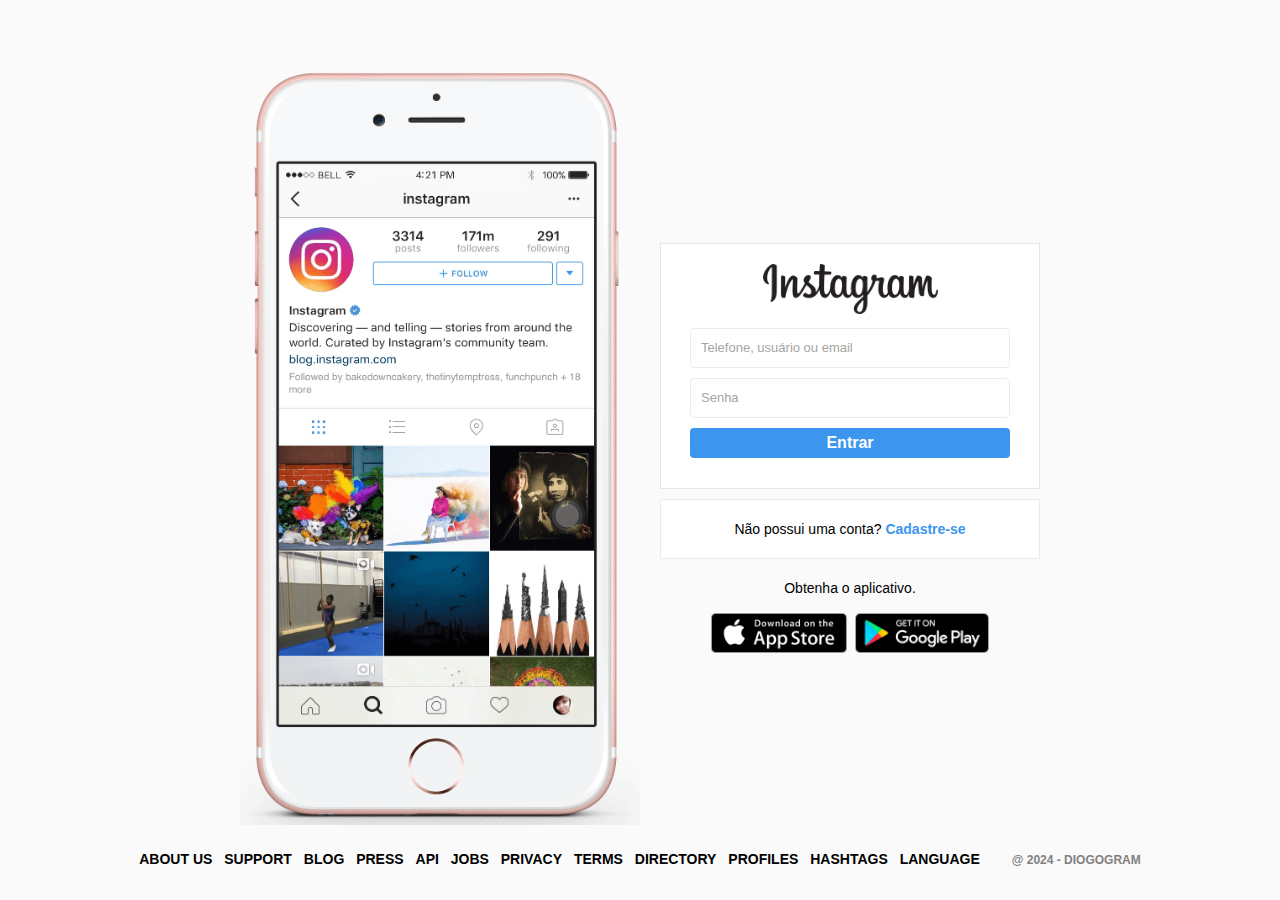
<file: index.html>
<!DOCTYPE html>
<html lang="en">
<head>
    <meta charset="UTF-8">
    <meta name="viewport" content="width=device-width, initial-scale=1.0">
    <link rel="stylesheet" href="style.css">
    <title>Diogogram - Sua rede social</title>
</head>
<body>
    
    <div id="wrapper">

        <div id="container">
            <div class="column left">
                <div class="main"></div>
            </div>

            <div class="column right">
                <div class="login-panel">
                    <div class="logo">
                        <img class="logo-img" src="assets/logo.png" alt="Logo do Diogogram">
                    </div>
                    <form action="">
                        <input placeholder="Telefone, usuário ou email" type="text" name="username">
                        <input placeholder="Senha" type="password" name="password">


                        <input type="submit" value="Entrar">
                    </form>
                </div>

                <div class="infobox">
                    <p>Não possui uma conta? <a href="signup.html">Cadastre-se</a></p>
                </div>

                <div class="get-app-panel">
                    Obtenha o aplicativo.
                    <div class="app-buttons">
                        <a href="#">
                            <img src="assets/appstore.png" alt="Baixe na appstore">
                        </a>
                        <a href="#">
                            <img src="assets/googleplay.png" alt="Baixe na googleplay">
                        </a>
                    </div>
                </div>

            </div>

        </div>

        <footer>
            <div class="footer-inner">
                <a href="#">About us</a>
                <a href="#">Support</a>
                <a href="#">Blog</a>
                <a href="#">Press</a>
                <a href="#">API</a>
                <a href="#">Jobs</a>
                <a href="#">Privacy</a>
                <a href="#">Terms</a>
                <a href="#">Directory</a>
                <a href="#">Profiles</a>
                <a href="#">Hashtags</a>
                <a href="#">Language</a>
                <div class="text-small">@ 2024 - Diogogram</div>
            </div>
        </footer>

    </div>

</body>
</html>
</file>
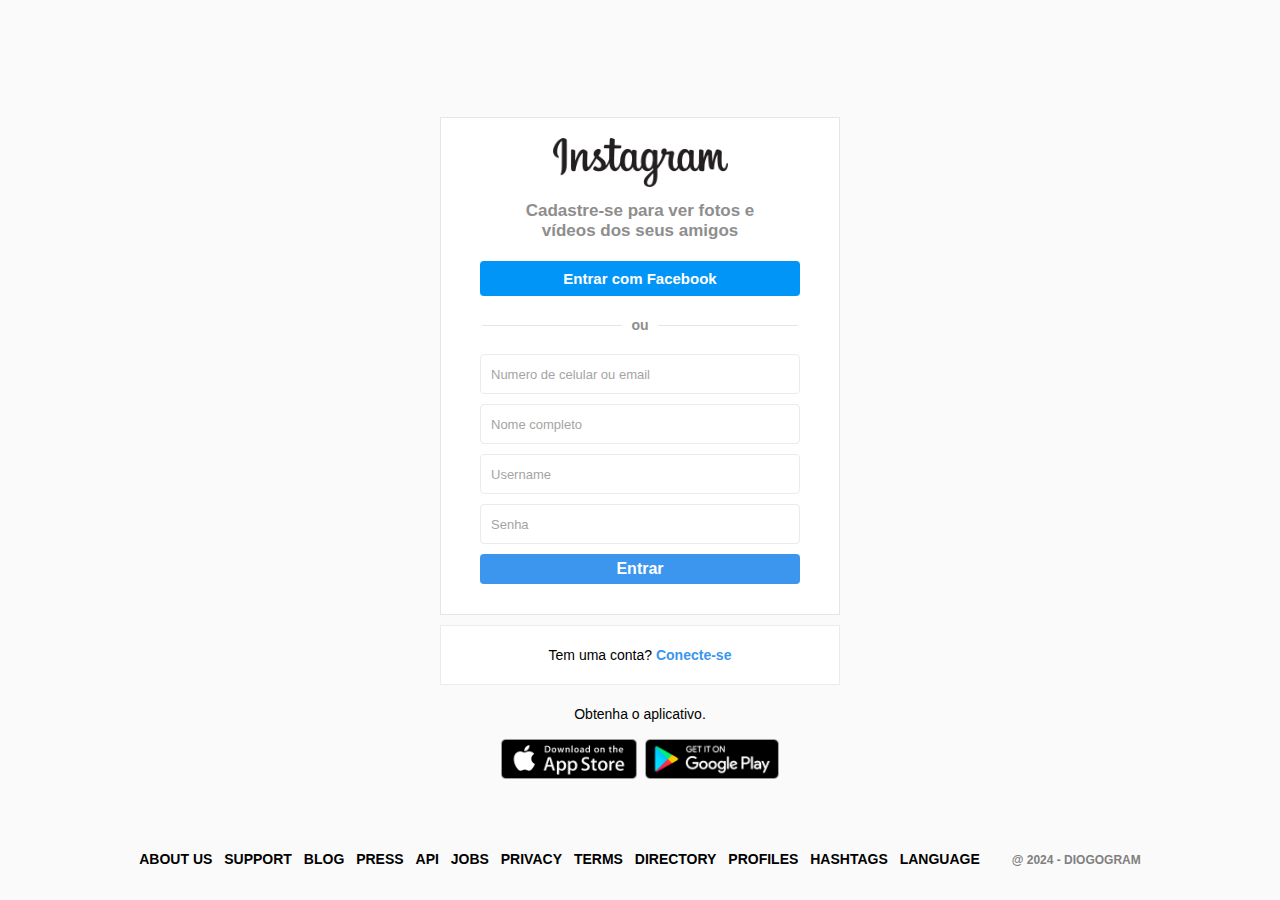
<file: signup.html>
<!DOCTYPE html>
<html lang="en">
<head>
    <meta charset="UTF-8">
    <meta name="viewport" content="width=device-width, initial-scale=1.0">
    <link rel="stylesheet" href="style.css">
    <title>Faça seu cadastro - Diogogram</title>
</head>
<body>
    
    <div id="wrapper">

        <div id="container-signup">
            

            <div class="column">
                <div class="login-panel">
                    <div class="logo">
                        <img class="logo-img" src="assets/logo.png" alt="Logo do Diogogram">
                    </div>

                    <div class="message">
                        <span>Cadastre-se para ver fotos e vídeos dos seus amigos</span>
                    </div>

                    <button class="cta-button">
                        Entrar com Facebook
                    </button>

                    <div class="divisor-container">
                        <div class="line"></div>
                        <div class="divisor-tag">ou</div>
                        <div class="line"></div>
                    </div>

                    <form>
                        <input placeholder="Numero de celular ou email" type="text" name="email">
                        <input placeholder="Nome completo" type="text" name="name">
                        <input placeholder="Username" type="text" name="username">
                        <input placeholder="Senha" type="password" name="password">


                        <input type="submit" value="Entrar">
                    </form>
                </div>

                <div class="infobox">
                    <p>Tem uma conta? <a href="index.html">Conecte-se</a></p>
                </div>

                <div class="get-app-panel">
                    Obtenha o aplicativo.
                    <div class="app-buttons">
                        <a href="#">
                            <img src="assets/appstore.png" alt="Baixe na appstore">
                        </a>
                        <a href="#">
                            <img src="assets/googleplay.png" alt="Baixe na googleplay">
                        </a>
                    </div>
                </div>

            </div>

        </div>

        <footer>
            <div class="footer-inner">
                <a href="#">About us</a>
                <a href="#">Support</a>
                <a href="#">Blog</a>
                <a href="#">Press</a>
                <a href="#">API</a>
                <a href="#">Jobs</a>
                <a href="#">Privacy</a>
                <a href="#">Terms</a>
                <a href="#">Directory</a>
                <a href="#">Profiles</a>
                <a href="#">Hashtags</a>
                <a href="#">Language</a>
                <div class="text-small">@ 2024 - Diogogram</div>
            </div>
        </footer>

    </div>

</body>
</html>
</file>
<file: style.css>
/* INICIO PAGINA LOGIN */

*{
    box-sizing: border-box;
    margin: 0;
    padding: 0;
}

a{
    text-decoration: none;
    color: #3c96ed;
}

body{
    background: #fafafa;
    height: 100%;
    width: 100%;
    margin: 0;
    padding: 0;
    font-family: Arial, Helvetica, sans-serif;
    font-size: 14px;
    line-height: 18px;
}

#wrapper{
    height: 100vh;
}

#container{
    margin: 0 auto;
    min-height: 100%;
    width: 800px;
    display: flex;
    align-items: center;
}

.column{
    flex-grow: 1;
    width: 50%;
}

.left{
    background-image: url('assets/main-foto.png');
    background-size: 900px;
    background-repeat: no-repeat;
    background-position: center;
    height: 800px;
    margin-bottom: 50px;
}

.right{
    padding-left: 20px;
}

.login-panel{
    background-color: #fff;
    border: 1px solid #e6e6e6;
    text-align: center;
    padding: 20px 0;
}

.logo-img{
    width: 175px;
}

form{
    display: flex;
    flex-direction: column;
    align-items: center;
    justify-content: center;
}

input[type="password"], input[type="text"]{
    background-color: #ffffff;
    border: 1px solid rgb(236, 234, 234);
    height: 40px;
    border-radius: 4px;
    margin-top: 10px;
    padding: 10px;
    font-size: 13px;
    width: 320px;
    color: #000000;
}

input[type="password"]::placeholder, input[type="text"]::placeholder{
    color: rgb(165, 164, 164);
}

input[type="password"]:focus, input[type="text"]:focus{
    outline: 0;
    border: 1px solid #a1a1a1;
}

input[type="submit"]{
    width: 320px;
    margin-top: 10px;
    height: 30px;
    border: 0;
    background-color: #3c96ed;
    border-radius: 4px;
    color: #fff;
    font-size: 16px;
    font-weight: bold;
    margin-bottom: 10px;
    cursor: pointer;
}

.infobox{
    background-color: #fff;
    height: 60px;
    border: 1px solid rgb(236, 234, 234);
    margin: 10px auto 0;

    display: flex;
    justify-content: center;
    align-items: center;
}

.infobox p {
    user-select: none;
}

.infobox p a{
    font-weight: bold;
    user-select: none;
}

.get-app-panel{
    margin-top: 20px;
    text-align: center;
}

.app-buttons{
    margin-top: 16px;
}

.app-buttons img{
height: 40px;
padding: 0 2px;
}

footer{
    text-align: center;
    height: 50px;
    margin-top: -50px;
}

footer a{
    color: #000;
    text-transform: uppercase;
    font-weight: bold;
    margin-right: 8px;
}

.text-small{
    font-size: 12px;
    font-weight: bold;
    color: grey;
    text-transform: uppercase;
    padding-left: 20px;
    display: inline-block;
}
/* FIM PAGINA lOGIN */


/* PAGINA SIGNUP */

#container-signup{
    margin: 0 auto;
    min-height: 100%;
    width: 400px;
    display: flex;
    align-items: center;
}

.message{
    margin: 10px 70px;
}

.message span{
    text-align: center;
    font-size: 17px;
    font-weight: bold;
    line-height: 20px;
    color: #8e8e8e;
}

.cta-button{
    width: 320px;
    margin: 10px 0;
    height: 35px;
    background-color: #0095f6;
    color: #ffffff;
    border: 0;
    border-radius: 4px;
    font-size: 15px;
    cursor: pointer;
    font-weight: bold;
}

.divisor-container{
    display: flex;
    justify-content: center;
    align-items: center;
    margin: 10px 0;
}

.line{
    height: 1px;
    background-color: #e6e6e6;
    width: 35%;
}

.divisor-tag{
    font-weight: bold;
    margin: 0 2.5%;
    color: #8e8e8e;
    user-select: none;
}

/* FIM SIGNUP */

/* RESPONSIVIDADE */

@media (max-width:850px){
    .left{
        display: none;
    }

    #container{
        width: 70%;
    }

    .right{
        padding-left: 0;
    }
}

@media (max-width: 560px){
    #container{
        width: 90%;
    }

    #container-signup{
        width: 90%;
    }

    input[type="password"], input[type="text"], input[type="submit"]{
        width: 85%;
    }

    .cta-button{
        width: 85%;
    }

    .message{
        margin: 10px 25px;
    }
}
</file>
